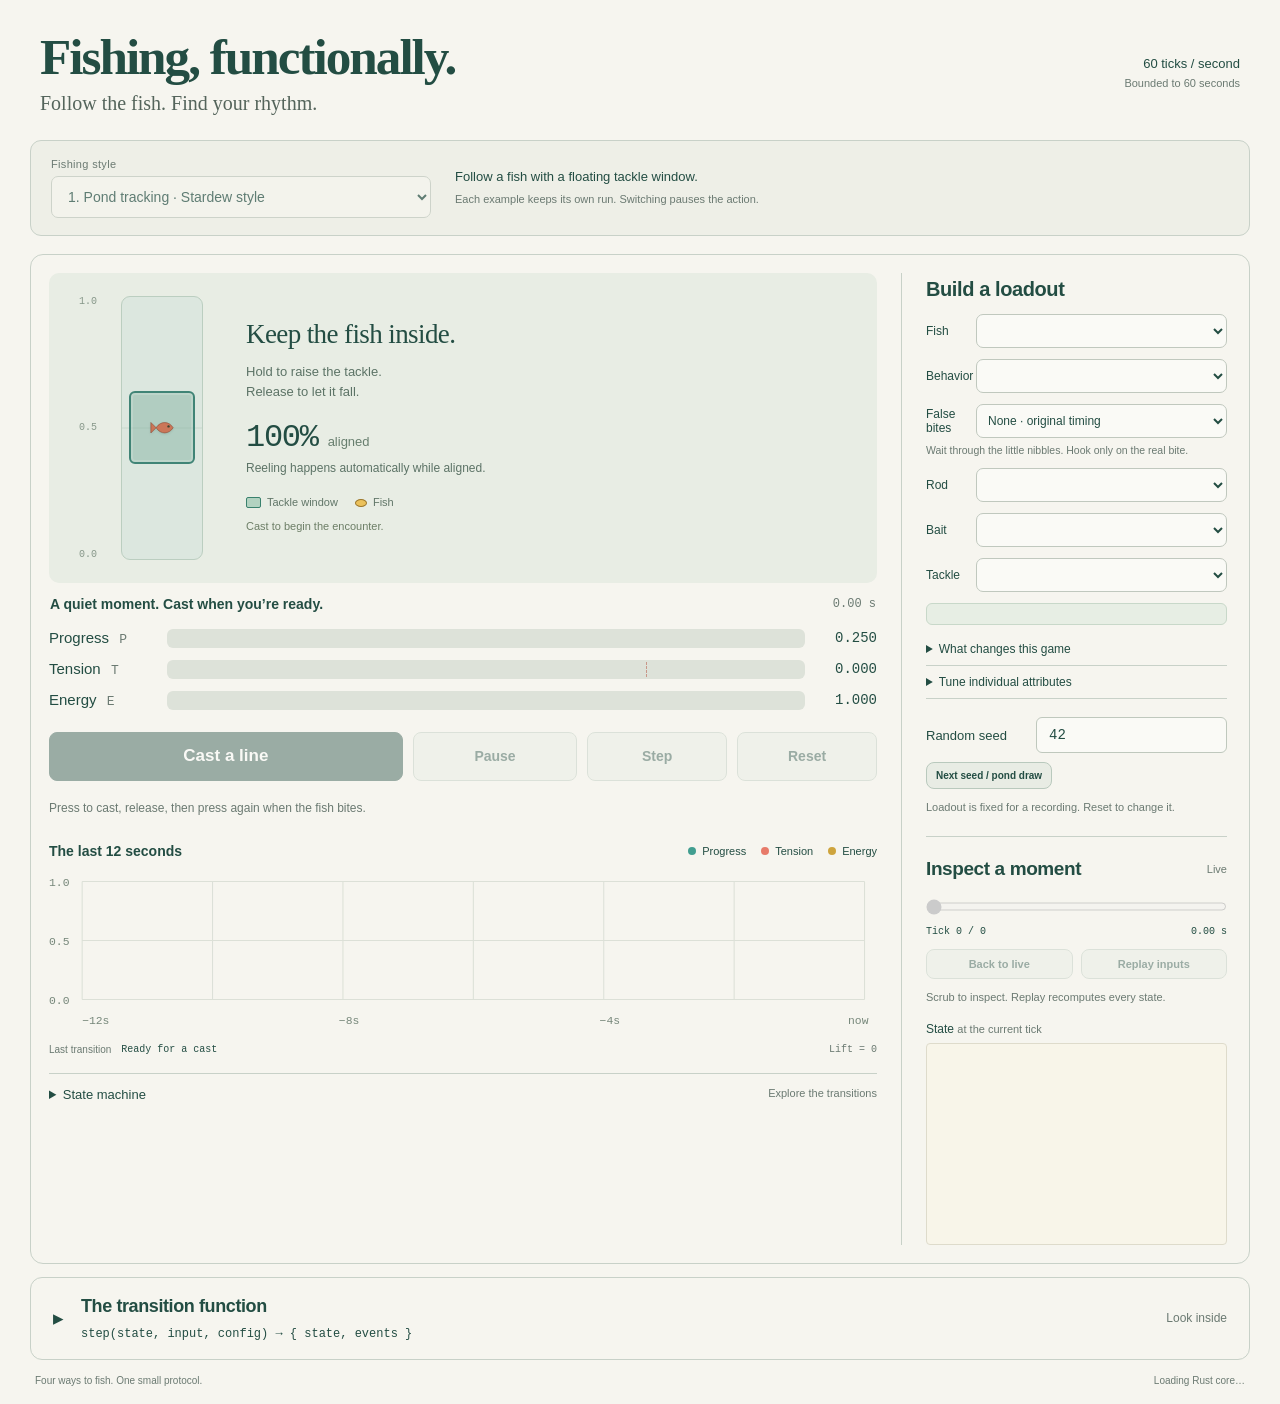
<file: index.html>
<!doctype html><html lang="en"><meta charset="utf-8"><meta http-equiv="refresh" content="0;url=./playground/"><title>Fishing, functionally.</title><p><a href="./playground/">Open the Rust-powered fishing playground</a></p></html>
</file>
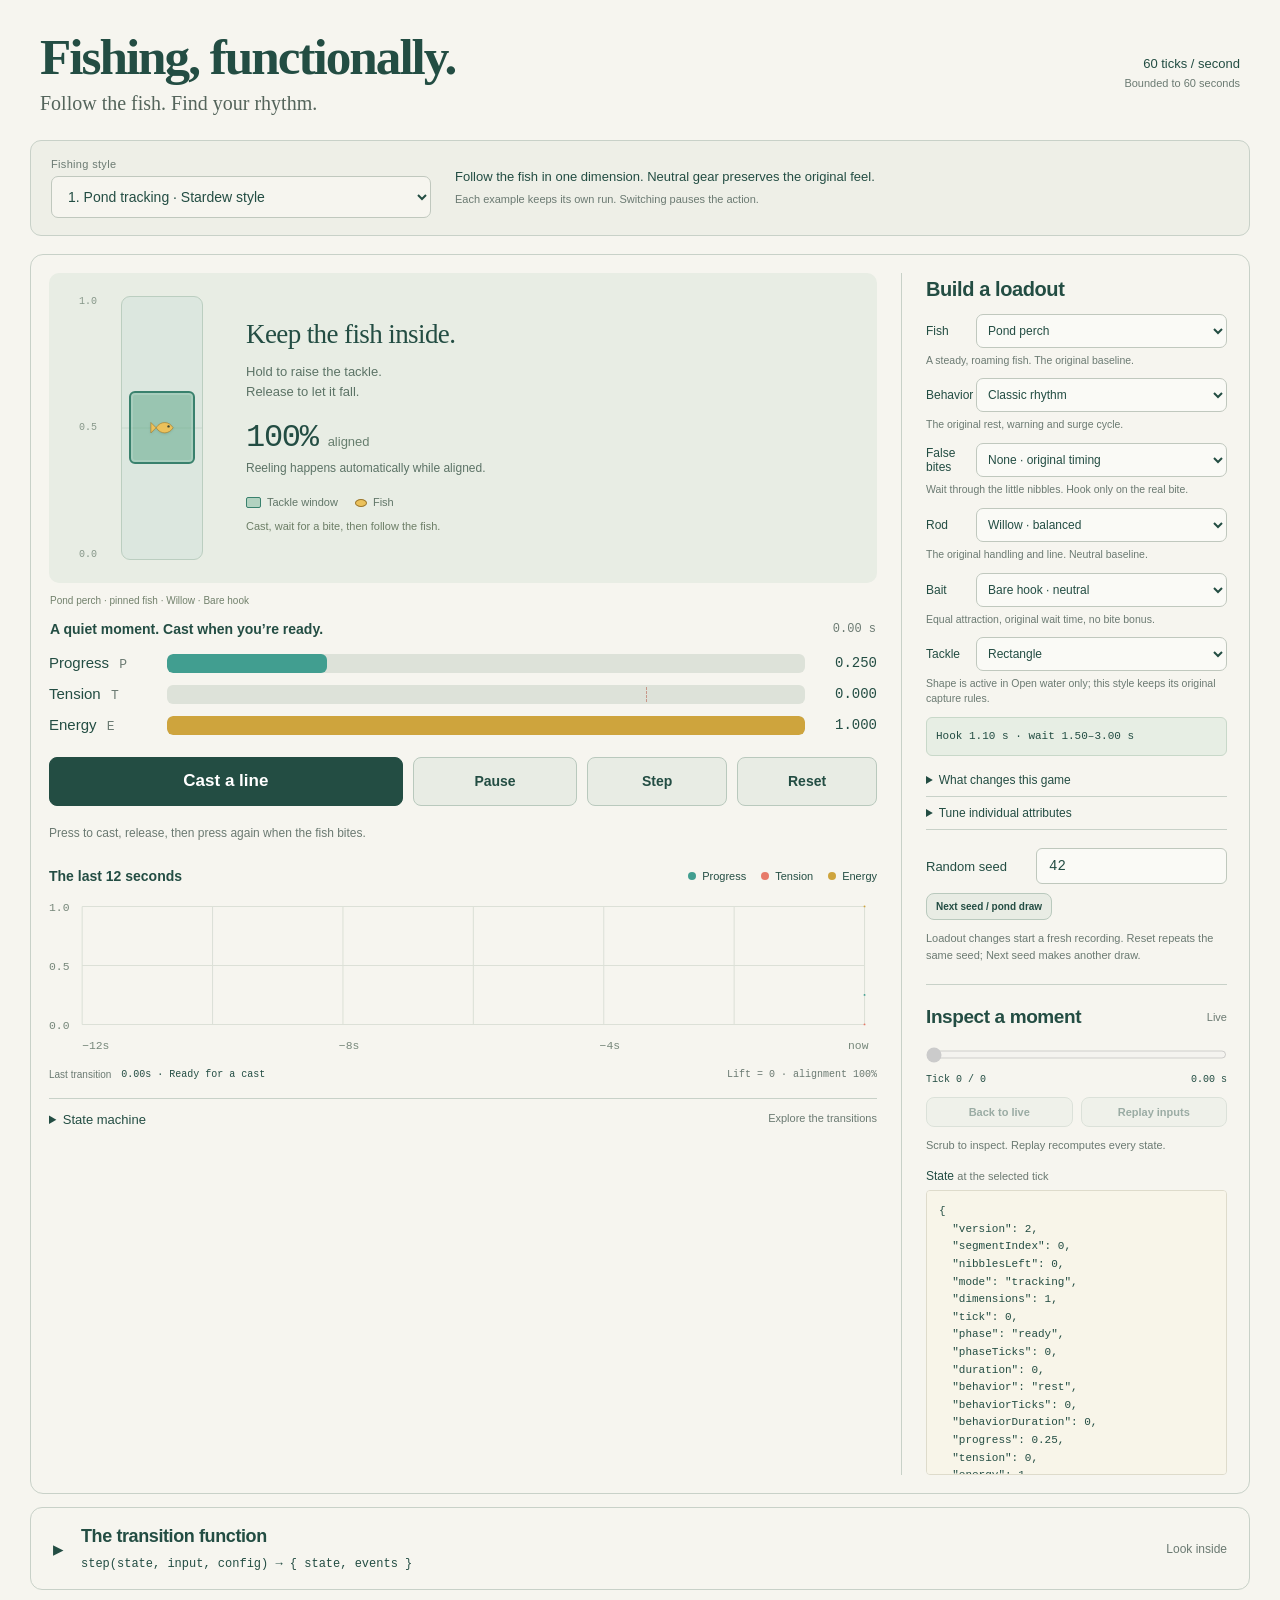
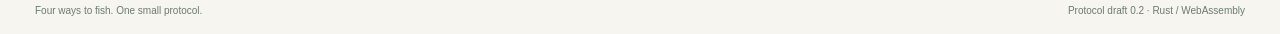
<file: playground/index.html>
<!doctype html>
<html lang="en">
<head>
  <meta charset="utf-8">
  <meta name="viewport" content="width=device-width, initial-scale=1">
  <meta name="theme-color" content="#f6f5ef">
  <link rel="icon" href="data:,">
  <link rel="stylesheet" href="./style.css?v=5">
  <title>Fishing, functionally.</title>
</head>
<body>
  <header class="page-header">
    <div><h1>Fishing, functionally.</h1><p>Follow the fish. Find your rhythm.</p></div>
    <div class="clock-note">60 ticks / second<span>Bounded to 60 seconds</span></div>
  </header>
  <main>
    <nav class="example-bar" aria-label="Fishing examples">
      <label for="example">Fishing style<select disabled id="example" aria-label="Fishing style">
        <option value="spatial">1. Pond tracking · Stardew style</option>
        <option value="bite">2. One good bite · Animal Crossing style</option>
        <option value="pressure">3. Give and take · Original dynamics</option>
        <option value="two-axis">4. Open water · Two-axis alignment</option>
      </select></label>
      <div><p id="example-description">Follow a fish with a floating tackle window.</p><p class="fine">Each example keeps its own run. Switching pauses the action.</p></div>
    </nav>
    <div class="instrument">
      <section class="play-area" aria-label="Playable fishing state machine">
        <section id="bite-play" class="bite-play" aria-label="Bite timing game" hidden>
          <svg class="pond" viewBox="0 0 380 150" role="img" aria-label="A fishing float waiting on the pond">
            <ellipse cx="190" cy="102" rx="150" ry="32" fill="#dce7df"/>
            <ellipse cx="190" cy="102" rx="75" ry="17" fill="none" stroke="#a9c7b8"/>
            <ellipse cx="190" cy="102" rx="38" ry="8" fill="none" stroke="#8db2a1"/>
            <g id="bobber"><path d="M190 40V82" stroke="#6d8776" stroke-width="2"/><path d="M180 82Q190 62 200 82V93H180Z" fill="#e77a69"/><path d="M180 93H200Q198 110 190 110Q182 110 180 93" fill="#fafaf6" stroke="#6d8776"/></g>
          </svg>
          <h2 id="bite-headline">One good bite.</h2>
          <p id="bite-caption">Cast, release, and wait for the float to dip.</p>
          <div class="bite-timer" role="meter" aria-label="Bite time remaining" aria-valuemin="0" aria-valuemax="1" aria-valuenow="1"><div id="bite-fill"></div></div>
          <output id="bite-clock">1.60 s to react</output>
          <div class="bite-route" aria-label="Lifecycle: ready, waiting, bite, caught or escaped"><span data-phase="ready">Ready</span><i>→</i><span data-phase="waiting">Wait</span><i>→</i><span data-phase="bite">Bite</span><i>→</i><span data-phase="caught">Caught</span><span data-phase="escaped">Escaped</span></div>
        </section>
        <section id="pressure-play" class="pressure-play" aria-label="Original pressure state machine" hidden><h2>A little give, a little take.</h2><p>Hold to reel. Release to ease the strain. Watch the next surge.</p><div id="pressure-machine-slot"></div></section>
        <section id="spatial-play" class="spatial-play" aria-label="Fish and tackle alignment">
          <div class="tracking-arena">
            <div class="track-scale" aria-hidden="true"><span>1.0</span><span>0.5</span><span>0.0</span></div>
            <div id="water-column" class="water-column" role="img" aria-label="A fish inside a movable tackle window on a vertical track">
              <div id="surge-target" class="surge-target" hidden></div>
              <div id="tackle-window" class="tackle-window"><svg viewBox="0 0 100 100" aria-hidden="true"><path id="capture-path" fill-rule="evenodd" vector-effect="non-scaling-stroke"/></svg></div>
              <div id="fish-marker" class="fish-marker"><svg viewBox="0 0 36 24" aria-hidden="true"><path d="M9 12C16 1 29 2 35 12C29 22 16 23 9 12L1 20V4Z"/><circle cx="28" cy="10" r="1.8"/></svg></div>
            </div>
          </div>
          <div class="tracking-copy">
            <h2 id="tracking-title">Keep the fish inside.</h2>
            <p id="tracking-instructions">Hold to raise the tackle.<br>Release to let it fall.</p>
            <div class="alignment-readout"><output id="alignment-value">100%</output><span>aligned</span></div>
            <p id="alignment-effect" class="alignment-effect">Reeling happens automatically while aligned.</p>
            <div class="spatial-legend"><span class="window-key">Tackle window</span><span class="fish-key">Fish</span></div>
            <p id="surge-direction" class="surge-direction">Cast to begin the encounter.</p>
            <output id="axis-alignment" hidden>X 100% · Y 100%</output>
          </div>
        </section>
        <p id="encounter-label" class="encounter-label"></p>
        <div class="status-line"><strong id="status" role="status" aria-live="polite">A quiet moment. Cast when you’re ready.</strong><span id="time">0.00 s</span></div>
        <div class="gauges" id="gauges">
          <div class="gauge-row"><label for="progress">Progress <span>P</span></label><div class="meter-track"><meter id="progress" min="0" max="1" value="0.25">0.25</meter><div class="meter-fill progress"></div></div><output id="progress-value">0.250</output></div>
          <div class="gauge-row"><label for="tension">Tension <span>T</span></label><div class="meter-track tension-track"><meter id="tension" min="0" max="1" value="0">0</meter><div class="meter-fill tension"></div><span class="danger-mark" title="Warning at 75% tension"></span></div><output id="tension-value">0.000</output></div>
          <div class="gauge-row"><label for="energy">Energy <span>E</span></label><div class="meter-track"><meter id="energy" min="0" max="1" value="1">1</meter><div class="meter-fill energy"></div></div><output id="energy-value">1.000</output></div>
        </div>
        <div id="steering-controls" class="steering-controls" hidden><button id="steer-left" aria-label="Steer left">← Left</button><span>Steer with ← → or A / D</span><button id="steer-right" aria-label="Steer right">Right →</button></div>
        <div class="controls"><button disabled id="action" class="primary">Cast a line</button><button disabled id="pause">Pause</button><button disabled id="step">Step</button><button disabled id="reset">Reset</button></div>
        <div class="control-note"><p id="instruction">Press to cast, release, then press again when the fish bites.</p><label id="step-input-wrap" for="step-input" hidden>Step input <select id="step-input" aria-label="Step input"><option value="0">Release / fall</option><option value="1">Hold / rise</option></select></label></div>
        <label id="step-steer-wrap" hidden>Step steering <select id="step-steer" aria-label="Step steering"><option value="0">Coast</option><option value="-1">Left</option><option value="1">Right</option></select></label>
        <section id="history-chart" class="history-chart" aria-label="Live dynamics chart">
          <div class="chart-heading"><h2>The last 12 seconds</h2><div class="legend"><span class="progress">Progress</span><span class="tension">Tension</span><span class="energy">Energy</span></div></div>
          <svg id="chart" viewBox="0 0 800 158" role="img" aria-label="Progress, tension and energy over the last twelve simulated seconds">
            <g class="chart-grid"><path d="M32 12H788M32 69H788M32 126H788M32 12V126M158 12V126M284 12V126M410 12V126M536 12V126M662 12V126M788 12V126"/></g>
            <g class="chart-labels"><text x="0" y="16">1.0</text><text x="0" y="73">0.5</text><text x="0" y="130">0.0</text><text x="32" y="150">−12s</text><text x="280" y="150">−8s</text><text x="532" y="150">−4s</text><text x="772" y="150">now</text></g>
            <path id="curve-energy" class="curve energy"/><path id="curve-progress" class="curve progress"/><path id="curve-tension" class="curve tension"/>
          </svg>
        </section>
        <div class="event-line"><span>Last transition</span><output id="event">Ready for a cast</output><span id="lift-label">Lift = 0</span></div>
        <details id="machine-details" class="machine-details"><summary>State machine <span>Explore the transitions</span></summary>
        <p id="pattern-status" class="loadout-description"></p><div id="shared-machine" class="machine">
          <svg id="machine" viewBox="0 0 820 254" role="img" aria-label="Lifecycle: Ready to Waiting to Bite to Struggle to Caught, or Escaped. Struggle cycles through Rest, Warning and Surge.">
            <defs><marker id="arrow" viewBox="0 0 10 10" refX="8" refY="5" markerWidth="5" markerHeight="5" orient="auto-start-reverse"><path d="M 0 0 L 10 5 L 0 10 z"/></marker></defs>
            <g class="edges" fill="none" marker-end="url(#arrow)">
              <path d="M119 71H196"/><path d="M282 71H359"/><path d="M445 71H522"/><path d="M608 71H685"/>
              <path d="M592 106L722 181"/><path d="M408 112V226H717" class="edge-faint"/>
              <path d="M557 114Q546 136 493 149"/><path d="M497 179H518"/><path d="M582 179H603"/>
              <path d="M635 211C635 248 465 248 465 211"/>
            </g>
            <g class="phase-node" data-phase="ready"><circle cx="76" cy="71" r="43"/><text x="76" y="76">Ready</text></g>
            <g class="phase-node" data-phase="waiting"><circle cx="239" cy="71" r="43"/><text x="239" y="76">Waiting</text></g>
            <g class="phase-node" data-phase="bite"><circle cx="402" cy="71" r="43"/><text x="402" y="76">Bite</text></g>
            <g class="phase-node" data-phase="struggle"><circle cx="565" cy="71" r="43"/><text x="565" y="76">Struggle</text></g>
            <g class="phase-node" data-phase="caught"><circle cx="728" cy="71" r="43"/><text x="728" y="76">Caught</text></g>
            <g class="phase-node" data-phase="escaped"><circle cx="750" cy="202" r="34"/><text x="750" y="207">Escaped</text></g>
            <g class="behavior-node" data-behavior="rest"><circle cx="465" cy="179" r="32"/><text x="465" y="183">Rest</text></g>
            <g class="behavior-node" data-behavior="warning"><circle cx="550" cy="179" r="32"/><text x="550" y="183">Warning</text></g>
            <g class="behavior-node" data-behavior="surge"><circle cx="635" cy="179" r="32"/><text x="635" y="183">Surge</text></g>
            <text class="graph-caption" x="34" y="171">A small, closed world.</text><text class="graph-caption subcaption" x="34" y="193">Every arrow is a state transition.</text>
          </svg>
          <svg class="mobile-machine" viewBox="0 0 350 267" role="img" aria-label="Ready, Waiting, Bite, then Struggle leading to Caught or Escaped. Struggle cycles through Rest, Warning, Surge.">
            <defs><marker id="mobile-arrow" viewBox="0 0 10 10" refX="8" refY="5" markerWidth="5" markerHeight="5" orient="auto-start-reverse"><path fill="#587b6e" d="M 0 0 L 10 5 L 0 10 z"/></marker></defs>
            <g class="edges" fill="none" marker-end="url(#mobile-arrow)"><path d="M86 45H144"/><path d="M205 45H263"/><path d="M276 72L201 105"/><path d="M139 130H87"/><path d="M211 130H263"/><path d="M156 161Q116 175 88 193"/><path d="M99 218H147"/><path d="M203 218H250"/><path d="M278 245C278 265 72 265 72 246"/><path class="edge-faint" d="M309 72V99"/></g>
            <g class="phase-node" data-phase="ready"><circle cx="56" cy="45" r="30"/><text x="56" y="49">Ready</text></g>
            <g class="phase-node" data-phase="waiting"><circle cx="175" cy="45" r="30"/><text x="175" y="49">Waiting</text></g>
            <g class="phase-node" data-phase="bite"><circle cx="294" cy="45" r="30"/><text x="294" y="49">Bite</text></g>
            <g class="phase-node" data-phase="caught"><circle cx="56" cy="130" r="30"/><text x="56" y="134">Caught</text></g>
            <g class="phase-node" data-phase="struggle"><circle cx="175" cy="130" r="36"/><text x="175" y="134">Struggle</text></g>
            <g class="phase-node" data-phase="escaped"><circle cx="294" cy="130" r="30"/><text x="294" y="134">Escaped</text></g>
            <g class="behavior-node" data-behavior="rest"><circle cx="72" cy="218" r="27"/><text x="72" y="222">Rest</text></g>
            <g class="behavior-node" data-behavior="warning"><circle cx="175" cy="218" r="27"/><text x="175" y="222">Warning</text></g>
            <g class="behavior-node" data-behavior="surge"><circle cx="278" cy="218" r="27"/><text x="278" y="222">Surge</text></g>
          </svg>
        </div>
        </details>
      </section>
      <aside aria-label="Model settings and state inspector">
        <section class="temperament" aria-label="Loadout editor">
          <h2>Build a loadout</h2>
          <label class="loadout-select" for="preset"><span>Fish</span><select id="preset" aria-label="Fish"></select></label>
          <p id="fish-description" class="loadout-description"></p>
          <label class="loadout-select" for="behavior-pattern"><span>Behavior</span><select id="behavior-pattern" aria-label="Fish behavior"></select></label>
          <p id="behavior-description" class="loadout-description"></p>
          <label class="loadout-select" for="nibble-count"><span>False bites</span><select id="nibble-count" aria-label="False bites"><option value="0">None · original timing</option><option value="2">Two nibbles before the bite</option><option value="4">Four nibbles before the bite</option></select></label>
          <p class="loadout-description">Wait through the little nibbles. Hook only on the real bite.</p>
          <label class="loadout-select" for="rod"><span>Rod</span><select id="rod" aria-label="Rod"></select></label>
          <p id="rod-description" class="loadout-description"></p>
          <label class="loadout-select" for="bait"><span>Bait</span><select id="bait" aria-label="Bait"></select></label>
          <p id="bait-description" class="loadout-description"></p>
          <label class="loadout-select" for="shape"><span>Tackle</span><select id="shape" aria-label="Tackle shape"></select></label>
          <p id="shape-description" class="loadout-description"></p>
          <div id="loadout-summary" class="loadout-summary"></div>
          <details id="loadout-effects" class="loadout-details"><summary>What changes this game</summary>
            <div id="effects-list"></div>
            <p id="odds-label" class="fine"></p><div id="fish-odds"></div>
            <p id="resolution-notes" class="fine"></p>
            <details class="resolved-details"><summary>Resolved encounter · JSON</summary><pre id="resolved-config" tabindex="0"></pre></details>
          </details>
          <details id="attribute-editor" class="loadout-details"><summary>Tune individual attributes</summary>
            <p class="fine">Edits belong to the fish, rod, or bait. Inactive attributes stay inactive in this style. Pin a fish to edit it.</p>
            <div id="attribute-fields"></div>
            <button id="restore-loadout" class="small-button">Restore selected profiles</button>
          </details>
          <label class="seed-row" for="seed">Random seed<input id="seed" type="number" min="0" max="4294967295" step="1" value="42"></label>
          <button id="next-seed" class="small-button">Next seed / pond draw</button>
          <p id="settings-note" class="fine">Loadout is fixed for a recording. Reset to change it.</p>
        </section>
        <section class="inspector">
          <div class="inspector-heading"><h2>Inspect a moment</h2><span id="mode">Live</span></div>
          <label class="sr-only" for="timeline">Recorded tick</label><input type="range" id="timeline" min="0" max="0" step="1" value="0" disabled>
          <div class="timeline-label"><span id="tick-label">Tick 0 / 0</span><span id="history-time">0.00 s</span></div>
          <div class="replay-controls"><button id="live" disabled>Back to live</button><button id="replay" disabled>Replay inputs</button></div>
          <p id="replay-note" class="fine">Scrub to inspect. Replay recomputes every state.</p>
          <div class="state-label">State <span id="state-context">at the current tick</span></div>
          <pre id="state-json" tabindex="0"></pre>
        </section>
      </aside>
    </div>
    <details class="function-details">
      <summary><div><h2>The transition function</h2><code>step(state, input, config) → { state, events }</code></div><span class="details-hint">Look inside</span></summary>
      <div class="function-content">
        <div><p id="function-description">One tick reads the old positions and energy, computes alignment and all three rates, then returns new bounded values and positions. Rendering, clocks, and input recording live outside this function.</p>
          <pre id="equations" class="equations">q = overlap(fish, tackle window) / fish height
F = strength × E × behavior
ΔP = (reelRate × q − escapeRate × (0.4 + F) × (1 − q)) × dt
T_target = baseTension × q + F × (0.3 + 1.1 × (1 − q))
ΔT = (T_target − T) / response × dt
ΔE = (recovery × (1 − q) × (1 − E) − fatigue × q × T × E) × dt

Tackle acceleration = (2 × lift − 1) × 3.2 − 3.8 × velocity
Fish vigor = 0.35 + 0.65 × E</pre>
          <p id="function-note" class="fine">Alignment q is derived from geometry. Hold = lift 1, release = lift 0. dt = 1/60 second. Positions, P, T, E and q stay in [0,1]; both velocities are bounded.</p>
        </div>
        <div><h3>One shared lifecycle</h3><p>Ready → waiting → bite → optional struggle → caught or escaped. A fresh press hooks the bite. Terminal states absorb input. Optional nibbles return to waiting before the real bite; hooking a nibble loses the fish.</p><p>Line break → escape → catch → timeout is the terminal precedence. A 60-second limit bounds each run and recording. Waiting at “Ready” consumes no ticks.</p><p>The Rust core runs here through WebAssembly. The native Rust build and an independent Python port are checked against shared fixtures. Fish can follow custom segment sequences, and optional nibbles add false bites before hooking. Integer state and events must match exactly; numerical checkpoints use a 1e−12 absolute tolerance. This is bounded simulation, not exhaustive model checking.</p><a href="https://github.com/urcades/fishing/blob/main/spec/PROTOCOL.md" target="_blank" rel="noopener">Read the rules and protocol ↗</a> · <a href="https://github.com/urcades/fishing/blob/main/src/dynamics.rs" target="_blank" rel="noopener">Shared lifecycle ↗</a></div>
      </div>
    </details>
    <footer>Four ways to fish. One small protocol.<span id="runtime-status">Loading Rust core…</span></footer>
  </main>
  <script type="module" src="./app.mjs?v=0.2.0"></script>
</body>
</html>
</file>
<file: playground/style.css>
:root{--paper:#f6f5ef;--ink:#234d43;--muted:#6b7a72;--line:#c8d1c8;--field:#e8ede4;--teal:#419e90;--coral:#e77a69;--gold:#cea43d;--track:#dde2d9;--mono:ui-monospace,SFMono-Regular,Consolas,monospace;color-scheme:light;font-family:-apple-system,BlinkMacSystemFont,"Segoe UI",sans-serif;color:var(--ink);background:var(--paper)}
*{box-sizing:border-box}body{margin:0;padding:30px 30px 18px;max-width:1510px;margin-inline:auto}button,input,select{font:inherit}button,select,input{accent-color:var(--ink)}button{border:1px solid #b9c9bd;background:#e8ece4;color:var(--ink);border-radius:8px;padding:13px 16px;cursor:pointer;font-size:14px;font-weight:550;transition:background .15s,transform .1s}button:hover:not(:disabled){background:#dbe4d8}button:active:not(:disabled){transform:translateY(1px)}button:disabled{opacity:.43;cursor:default}button:focus-visible,a:focus-visible,summary:focus-visible{outline:3px solid var(--gold);outline-offset:3px}input:focus-visible,select:focus-visible{outline:2px solid var(--teal);outline-offset:3px}h1,h2,h3,p{margin:0}h1{font-family:Georgia,"Times New Roman",serif;font-size:clamp(34px,4vw,56px);font-weight:600;line-height:1.05;letter-spacing:-2px}h2{font-size:20px;letter-spacing:-.4px;font-weight:600}h3{font-size:16px;margin-bottom:10px}a{color:var(--ink);text-underline-offset:4px}select{width:100%;border:1px solid #c0c8be;border-radius:7px;background:#fafaf6;color:var(--ink);padding:11px 12px;font-size:15px}input[type=range]{margin:0;height:25px;width:100%;cursor:pointer}input[type=range]:disabled{cursor:default}input[type=number]{min-width:0;width:100%;padding:9px 12px;border:1px solid #bfc8bd;border-radius:6px;color:var(--ink);background:#fafaf6;font-family:var(--mono);font-size:14px}output,pre,code{font-family:var(--mono)}.page-header{display:flex;justify-content:space-between;align-items:center;margin:0 10px 25px;gap:25px}.page-header p{font-family:Georgia,"Times New Roman",serif;font-size:20px;color:#54645b;margin-top:8px}.clock-note{font-size:13px;text-align:right;white-space:nowrap}.clock-note span{display:block;margin-top:6px;color:var(--muted);font-size:11px}.instrument{border:1px solid var(--line);border-radius:13px;padding:18px;display:grid;grid-template-columns:minmax(0,1fr) 330px;gap:24px}.play-area{min-width:0}.machine{border-radius:10px;background:var(--field);padding:2px 9px}.machine svg{display:block;width:100%;height:auto}.edges{stroke:#6d8f82;stroke-width:1.4}.edge-faint{opacity:.35;stroke-dasharray:4 4}#arrow{fill:#587b6e}.phase-node circle,.behavior-node circle{fill:var(--field);stroke:#547e6d;stroke-width:1.4;transition:fill .15s}.phase-node text,.behavior-node text{text-anchor:middle;font-size:14px;fill:var(--ink);font-weight:550}.behavior-node text{font-size:12px}.phase-node.active circle{fill:#409489;stroke:#236156}.phase-node.active text{fill:white}.phase-node[data-phase=escaped].active circle{fill:var(--coral);stroke:var(--coral)}.behavior-node.active circle{fill:#c4dad0;stroke:#3a7963;stroke-width:2}.behavior-node[data-behavior=warning].active circle{fill:#f0dfad;stroke:var(--gold)}.behavior-node[data-behavior=surge].active circle{fill:#f0c2b7;stroke:var(--coral)}.graph-caption{font-family:Georgia,serif;font-size:19px;fill:#758879}.subcaption{font-family:inherit;font-size:11px;fill:#829286}.status-line{display:flex;align-items:center;justify-content:space-between;gap:10px;margin:17px 1px 14px;min-height:22px;font-size:14px}.status-line strong{font-weight:550}.status-line #time{font:12px var(--mono);white-space:nowrap;color:var(--muted)}.status-line.danger strong{color:#b34e3e}.gauges{display:grid;gap:12px}.gauge-row{display:grid;grid-template-columns:105px 1fr 59px;align-items:center;gap:13px}.gauge-row label{font-size:15px}.gauge-row label span{margin-left:6px;font:13px var(--mono);color:var(--muted)}.gauge-row output{text-align:right;font-size:14px;font-variant-numeric:tabular-nums}.meter-track{height:19px;background:var(--track);border-radius:6px;position:relative;overflow:hidden}.meter-track meter{position:absolute;opacity:0;width:100%;height:100%}.meter-fill{height:100%;width:0%;border-radius:6px}.meter-fill.progress{background:var(--teal)}.meter-fill.tension{background:var(--coral)}.meter-fill.energy{background:var(--gold)}.danger-mark{position:absolute;top:2px;bottom:2px;left:75%;border-left:1px dashed #b85b49;opacity:.55}.controls{display:grid;grid-template-columns:2.15fr 1fr .85fr .85fr;gap:10px;margin-top:22px}.controls button{height:49px;padding:9px 10px}.controls .primary{color:white;background:var(--ink);border-color:var(--ink);font-size:17px;touch-action:none;user-select:none;-webkit-user-select:none}.controls .primary:hover:not(:disabled){background:#326452}.controls .primary.pressed{background:#3b8976;box-shadow:inset 0 2px 4px #173d3044}.control-note{margin-top:9px;min-height:36px;display:flex;flex-wrap:wrap;gap:8px;align-items:center}.control-note p{font-size:12px;color:var(--muted);line-height:1.5}#step-input-wrap{font-size:12px;display:flex;align-items:center;gap:8px}#step-input-wrap[hidden]{display:none}#step-input{font-size:12px;width:auto;padding:5px 10px}.history-chart{margin-top:17px}.chart-heading{display:flex;justify-content:space-between;align-items:center;gap:10px;margin-bottom:10px}.chart-heading h2{font-size:14px;letter-spacing:0;font-weight:550}.legend{display:flex;gap:15px;font-size:11px}.legend span:before{content:"";display:inline-block;width:8px;height:8px;border-radius:50%;margin-right:6px}.legend .progress:before{background:var(--teal)}.legend .tension:before{background:var(--coral)}.legend .energy:before{background:var(--gold)}#chart{width:100%;display:block}.chart-grid{stroke:#dce0d7;stroke-width:1}.chart-labels{fill:#76877a;font:11px var(--mono)}.curve{fill:none;stroke-width:1.8;stroke-linejoin:round;stroke-linecap:round}.curve.progress{stroke:var(--teal)}.curve.tension{stroke:var(--coral)}.curve.energy{stroke:var(--gold)}.event-line{display:flex;align-items:center;gap:10px;margin-top:8px;font-size:10px;color:var(--muted);min-height:18px}.event-line output{color:var(--ink);font-size:10px}#lift-label{margin-left:auto;font:10px var(--mono);white-space:nowrap}aside{border-left:1px solid var(--line);padding:5px 4px 0 24px;min-width:0}.temperament h2{margin-bottom:13px}.muted{color:var(--muted);font-size:12px;line-height:1.5;margin-top:10px;min-height:34px}.parameter{display:grid;grid-template-columns:67px 1fr 55px;gap:9px;align-items:center;margin:14px 0}.parameter label{font-size:13px}.parameter output{font-size:12px;text-align:right;white-space:nowrap}.parameter input{height:20px}.seed-row{display:grid;grid-template-columns:100px 1fr;align-items:center;gap:10px;font-size:13px;margin-top:18px}.fine{font-size:11px;color:var(--muted);line-height:1.55;margin-top:10px}.inspector{border-top:1px solid var(--line);margin-top:20px;padding-top:21px}.inspector-heading{display:flex;align-items:center;justify-content:space-between;margin-bottom:14px}.inspector-heading h2{font-size:19px}#mode{font-size:11px;color:var(--muted)}.timeline-label{display:flex;justify-content:space-between;font:10px var(--mono);margin-top:3px}.replay-controls{display:flex;gap:8px;margin-top:12px}.replay-controls button{flex:1;font-size:11px;padding:8px 5px}.state-label{display:block;font-size:12px;margin-top:15px;margin-bottom:7px}.state-label span{color:var(--muted);font-size:11px}#state-json{background:#f8f5e9;border:1px solid #dedbcb;border-radius:4px;padding:12px;font-size:11px;line-height:1.6;margin:0;white-space:pre-wrap;overflow-wrap:anywhere;min-height:202px}.function-details{border:1px solid var(--line);border-radius:12px;margin-top:13px;padding:0 22px}.function-details summary{cursor:pointer;display:flex;align-items:center;gap:17px;list-style:none;padding:18px 0}.function-details summary:before{content:"▸";font-size:21px}.function-details[open] summary:before{content:"▾"}.function-details summary::-webkit-details-marker{display:none}.function-details summary h2{font-size:18px;margin-bottom:6px}.function-details summary code{font-size:12px}.details-hint{margin-left:auto;font-size:12px;color:var(--muted)}.function-content{border-top:1px solid var(--line);padding:23px 0;display:grid;grid-template-columns:1.15fr 1fr;gap:32px}.function-content p{font-size:13px;line-height:1.65;margin-bottom:14px}.equations{font-size:12px;line-height:1.9;white-space:pre-wrap;overflow-wrap:anywhere;color:#315e50;background:var(--field);padding:15px;border-radius:6px}.function-content a{font-size:13px}footer{display:flex;justify-content:space-between;color:var(--muted);font-size:10px;padding:15px 5px 0;gap:14px}.sr-only{position:absolute;width:1px;height:1px;padding:0;margin:-1px;overflow:hidden;clip:rect(0,0,0,0);white-space:nowrap;border:0}[hidden]{display:none!important}
@media(min-width:1400px){.instrument{grid-template-columns:minmax(0,1fr) 360px}.parameter{margin:20px 0}aside{padding-left:28px}.history-chart{margin-top:23px}.control-note{min-height:38px}.status-line{margin-top:20px;margin-bottom:17px}}
@media(max-width:1050px){body{padding:22px 18px}.instrument{grid-template-columns:minmax(0,1fr) 290px;gap:17px}aside{padding-left:17px}.gauge-row{grid-template-columns:82px 1fr 50px;gap:9px}.gauge-row label{font-size:13px}.gauge-row output{font-size:12px}.legend{gap:9px;font-size:10px}.parameter{grid-template-columns:59px 1fr 47px;gap:6px}.graph-caption{font-size:16px}.subcaption{font-size:10px}.controls{gap:6px}.controls button{font-size:12px}.controls .primary{font-size:14px}.page-header p{font-size:17px}}
@media(max-width:780px){body{padding:23px 14px 15px}.page-header{margin:0 3px 21px;align-items:flex-start}.page-header h1{font-size:39px;letter-spacing:-1.4px}.page-header p{font-size:16px;line-height:1.4;max-width:280px}.clock-note{display:none}.instrument{grid-template-columns:1fr;padding:13px;gap:22px}.machine{padding:6px 0}.machine svg{min-height:155px}.graph-caption{font-size:16px}.subcaption{font-size:11px}.status-line{font-size:12px;align-items:flex-start;min-height:34px}.status-line strong{max-width:82%;line-height:1.5}.gauge-row{grid-template-columns:83px 1fr 48px}.gauge-row label{font-size:13px}.meter-track{height:18px}.controls{grid-template-columns:1.8fr 1fr .8fr .8fr}.controls button{height:47px}.controls .primary{font-size:14px}.legend{font-size:9px;gap:8px}.legend span:before{width:6px;height:6px;margin-right:4px}.chart-heading h2{font-size:12px}.event-line{flex-wrap:wrap;font-size:9px;gap:6px}.event-line output{font-size:9px}aside{border-left:0;border-top:1px solid var(--line);padding:23px 0 0;display:grid;grid-template-columns:1fr 1fr;gap:24px}.inspector{border:0;margin:0;padding:0}.temperament h2,.inspector h2{font-size:17px}.parameter{grid-template-columns:55px 1fr 47px}.seed-row{grid-template-columns:78px 1fr;font-size:12px}#state-json{font-size:10px;padding:10px}.function-details{padding:0 14px}.function-details summary code{font-size:10px}.details-hint{display:none}.function-content{grid-template-columns:1fr;gap:12px}footer{font-size:9px}.equations{font-size:11px}}
@media(max-width:520px){aside{grid-template-columns:1fr}.inspector{border-top:1px solid var(--line);padding-top:22px}.parameter{grid-template-columns:70px 1fr 63px;margin:18px 0}.parameter label{font-size:14px}.parameter output{font-size:13px}.temperament h2,.inspector h2{font-size:20px}.muted{min-height:0}.seed-row{grid-template-columns:110px 1fr}.legend{gap:6px}.chart-heading h2{font-size:11px}#state-json{font-size:12px;min-height:0}.chart-heading{gap:6px}footer{display:block;line-height:1.6}footer span{display:block}.function-details summary h2{font-size:16px}.function-details summary code{font-size:9px}.page-header h1{font-size:35px}}
.machine .mobile-machine{display:none}
@media(max-width:520px){.machine #machine{display:none}.machine .mobile-machine{display:block;max-height:267px}.mobile-machine .phase-node text{font-size:12px}.mobile-machine .behavior-node text{font-size:11px}.chart-labels{font-size:14px}.event-line{line-height:1.6}}
@media(prefers-reduced-motion:reduce){*{transition:none!important}}

/* The spatial renderer reads only engine positions; it never scores overlap. */
.spatial-play{background:var(--field);border-radius:10px;padding:23px 30px;display:grid;grid-template-columns:130px minmax(0,1fr);align-items:center;gap:37px;min-height:310px}
.tracking-arena{position:relative;width:124px;height:264px;display:flex;justify-content:flex-end}
.track-scale{position:absolute;left:0;top:0;bottom:0;display:flex;flex-direction:column;justify-content:space-between;color:#87988a;font:10px var(--mono)}
.water-column{position:relative;width:82px;height:100%;border:1px solid #bbcec0;border-radius:9px;background:linear-gradient(to top,transparent 49.6%,#c8d9cd 50%,transparent 50.4%),#dce7df;overflow:hidden}
.tackle-window{position:absolute;left:7px;right:7px;border:2px solid #408476;background:#88b4a481;border-radius:6px;bottom:36%;height:28%;box-shadow:inset 0 0 0 2px #ffffff26}
.aligned .tackle-window{background:#61a98a88;border-color:#39816d}
.fish-marker{position:absolute;left:50%;bottom:50%;height:6%;aspect-ratio:1.5;transform:translate(-50%,50%);z-index:2;color:#cb7658;filter:drop-shadow(0 1px 1px #234d4325)}
.fish-marker svg{height:100%;width:100%;display:block;overflow:visible}.fish-marker path{fill:currentColor;stroke:#8c4a34;stroke-width:.9}.fish-marker circle{fill:#3a4430}.aligned .fish-marker{color:#ebc15b}.aligned .fish-marker path{stroke:#9c772a}
.surge-target{position:absolute;left:0;right:0;border-top:2px dashed #b8913d;opacity:.85;z-index:1}
.tracking-copy h2{font:500 27px/1.15 Georgia,serif;letter-spacing:-.6px;margin-bottom:12px}.tracking-copy>p{font-size:13px;color:#5c7366;line-height:1.55}
.alignment-readout{display:flex;align-items:baseline;gap:10px;margin:16px 0 3px}.alignment-readout output{font-size:32px;letter-spacing:-1.3px;font-variant-numeric:tabular-nums}.alignment-readout span{font-size:13px;color:#677e6e}.tracking-copy .alignment-effect{font-size:12px;min-height:19px}.spatial-legend{display:flex;gap:17px;font-size:11px;margin-top:18px;color:#617668;align-items:center}.spatial-legend span:before{content:"";display:inline-block;vertical-align:middle;margin-right:6px}.window-key:before{width:13px;height:9px;border:1px solid #39816d;background:#61a98a66;border-radius:2px}.fish-key:before{width:10px;height:6px;border-radius:50%;background:#ebc15b;border:1px solid #9c772a}.tracking-copy .surge-direction{font-size:11px;margin-top:10px;color:#6c7e66;min-height:18px}
.machine-details{border-top:1px solid var(--line);margin-top:15px}.machine-details summary{cursor:pointer;font-size:13px;padding:13px 0;color:var(--ink)}.machine-details summary span{font-size:11px;color:var(--muted);float:right}.machine-details .machine{margin-bottom:5px}#state-json{max-height:285px;overflow:auto}.parameter{grid-template-columns:75px 1fr 55px}.parameter label{font-size:12px}
@media(max-width:1050px){.spatial-play{grid-template-columns:100px minmax(0,1fr);gap:20px;padding:20px}.tracking-arena{width:100px}.water-column{width:67px}.tracking-copy h2{font-size:23px}.parameter{grid-template-columns:68px 1fr 48px}.parameter label{font-size:11px}}
@media(max-width:780px){.spatial-play{padding:21px;grid-template-columns:110px minmax(0,1fr);gap:24px}.tracking-arena{width:105px}.water-column{width:73px}.parameter{grid-template-columns:65px 1fr 49px}}
@media(max-width:520px){.spatial-play{padding:18px 13px;grid-template-columns:83px minmax(0,1fr);gap:18px;min-height:306px}.tracking-arena{width:82px;height:270px}.water-column{width:58px}.track-scale{font-size:8px}.tracking-copy h2{font-size:23px}.tracking-copy>p{font-size:12px}.alignment-readout{margin-top:17px}.alignment-readout output{font-size:29px}.alignment-readout span{font-size:11px}.tracking-copy .alignment-effect{font-size:11px;min-height:34px}.spatial-legend{gap:7px;font-size:9px;flex-wrap:wrap;margin-top:13px}.tracking-copy .surge-direction{font-size:10px}.tackle-window{left:4px;right:4px}.parameter{grid-template-columns:80px 1fr 63px}.parameter label{font-size:13px}.controls .primary{font-size:13px}#state-json{max-height:310px}}

/* Example navigation and alternate renderers share the controls/inspector. */
[hidden]{display:none!important}
.example-bar{display:grid;grid-template-columns:minmax(270px,380px) 1fr;gap:24px;align-items:center;margin:0 0 18px;padding:17px 20px;border:1px solid var(--line);border-radius:11px;background:#eeefe7}
.example-bar label{font-size:11px;letter-spacing:.03em;color:var(--muted)}.example-bar select{display:block;margin-top:6px;font-size:14px;background:var(--paper)}.example-bar>div>p:first-child{font-size:13px;line-height:1.5}.example-bar .fine{margin-top:4px}
.bite-play{background:var(--field);border-radius:10px;text-align:center;padding:12px 22px 24px;min-height:335px}.pond{width:100%;max-width:430px;max-height:160px;display:block;margin:0 auto}.bite-play h2,.pressure-play h2{font:500 28px/1.2 Georgia,serif;letter-spacing:-.5px}.bite-play p,.pressure-play>p{font-size:13px;line-height:1.6;color:var(--muted);margin-top:8px}.bite-timer{max-width:230px;height:5px;background:#d4ded2;border-radius:5px;overflow:hidden;margin:19px auto 9px}.bite-timer>div{height:100%;background:var(--teal);width:100%}.bite-play[data-phase=bite]{background:#f1e9ce}.bite-play[data-phase=bite] h2{color:#9c6323}.bite-play[data-phase=bite] .bite-timer>div{background:var(--gold)}#bite-clock{font-size:12px;color:var(--muted)}.bite-route{display:flex;flex-wrap:wrap;justify-content:center;align-items:center;gap:7px;margin-top:20px;font-size:11px}.bite-route span{padding:6px 8px;border:1px solid #b7cbbd;border-radius:20px;color:#6b8272}.bite-route i{font-style:normal;color:#8c9d8b}.bite-route .active{background:var(--ink);color:white;border-color:var(--ink)}.bite-route [data-phase=escaped].active{background:var(--coral);border-color:var(--coral)}
.pressure-play{background:var(--field);border-radius:10px;padding:20px 12px 12px}.pressure-play>h2,.pressure-play>p{padding-inline:10px}.pressure-play .machine{margin-top:14px}#pressure-machine-slot .machine svg{min-height:200px}
.steering-controls{display:flex;align-items:center;justify-content:space-between;gap:12px;margin-top:16px}.steering-controls button{padding:9px 15px;touch-action:none;user-select:none;-webkit-user-select:none}.steering-controls button.pressed{background:var(--ink);color:white}.steering-controls span{font-size:11px;color:var(--muted);text-align:center}#step-steer-wrap{display:flex;align-items:center;gap:10px;font-size:12px;margin-top:7px}#step-steer{width:auto;padding:5px 10px;font-size:12px}
[data-style=two-axis] .spatial-play{grid-template-columns:1fr;gap:14px;padding:20px;min-height:0}
[data-style=two-axis] .tracking-arena{width:100%;height:220px;padding-left:22px}
[data-style=two-axis] .water-column{width:100%;background:linear-gradient(to right,transparent 49.7%,#c8d9cd 50%,transparent 50.3%),linear-gradient(to top,transparent 49.7%,#c8d9cd 50%,transparent 50.3%),#dce7df}
[data-style=two-axis] .tracking-copy{display:grid;grid-template-columns:1fr auto;column-gap:10px}
[data-style=two-axis] .tracking-copy h2{font-size:23px;margin-bottom:5px}
[data-style=two-axis] #tracking-instructions{font-size:12px;grid-column:1;grid-row:2}
[data-style=two-axis] .alignment-readout{grid-column:2;grid-row:1 / span 2;margin:0;align-self:center;flex-direction:column;gap:0}
[data-style=two-axis] .alignment-readout output{font-size:29px}
[data-style=two-axis] .alignment-effect{grid-column:1 / -1;margin-top:10px;font-size:11px}
[data-style=two-axis] .spatial-legend{grid-column:1;margin-top:10px;font-size:10px}
[data-style=two-axis] .surge-direction{grid-column:1 / -1;margin-top:7px}
[data-style=two-axis] #axis-alignment{grid-column:2;grid-row:4;align-self:end;font-size:10px;color:var(--muted)}
[data-style=two-axis] .surge-target{width:20px;height:20px;border:2px dashed #b8913d;right:auto;border-radius:50%;transform:translate(-50%,50%)}
[data-style=two-axis] .fish-marker svg{overflow:visible}
@media(max-width:900px){.example-bar{grid-template-columns:minmax(0,1.1fr) minmax(0,1fr);gap:18px;padding:14px 18px}.example-bar select{max-width:none}.example-bar label{max-width:470px}[data-style=two-axis] .tracking-arena{height:210px}[data-style=two-axis] .tracking-copy h2{font-size:21px}.steering-controls{gap:7px}.steering-controls button{padding:9px 12px}.steering-controls span{font-size:10px}}
@media(max-width:520px){.example-bar{padding:12px 14px}.example-bar select{font-size:12px;padding:11px 7px}.example-bar>div>p:first-child{font-size:12px}.example-bar .fine{font-size:10px}.bite-play{padding:8px 12px 22px}.bite-play h2,.pressure-play h2{font-size:25px}.bite-route{gap:5px;font-size:10px}.bite-route span{padding:5px 7px}.pressure-play{padding:18px 5px 5px}.pressure-play>p{font-size:12px}[data-style=two-axis] .spatial-play{padding:15px 12px}[data-style=two-axis] .tracking-arena{height:220px;padding-left:19px}[data-style=two-axis] .tracking-copy h2{font-size:21px}[data-style=two-axis] .alignment-readout output{font-size:26px}[data-style=two-axis] .alignment-effect{min-height:0}[data-style=two-axis] #lift-label{font-size:9px;white-space:normal}}

@media(max-width:620px){.example-bar{grid-template-columns:1fr;gap:10px}}
@media(max-width:1050px){[data-style=pressure] .machine #machine{display:none}[data-style=pressure] .machine .mobile-machine{display:block;max-width:420px;margin:auto;max-height:310px}}

/* Loadout authorship stays above the immutable per-cast configuration. */
.loadout-select{display:grid;grid-template-columns:43px minmax(0,1fr);align-items:center;gap:7px;font-size:12px}.loadout-select select{font-size:12px;padding:8px 7px;min-width:0}.loadout-description{font-size:10.5px;line-height:1.4;color:var(--muted);margin:5px 0 11px}.loadout-summary{padding:10px 9px;border:1px solid #c8d8c9;background:#e7eee4;border-radius:6px;font:11px var(--mono);line-height:1.6;margin-bottom:8px}.loadout-details{border-bottom:1px solid var(--line);padding:9px 0}.loadout-details>summary{font-size:12px;cursor:pointer}.loadout-details fieldset{border:0;border-top:1px solid var(--line);padding:8px 0 0;margin:16px 0}.loadout-details legend{font-size:12px;padding-right:9px;font-weight:600}.loadout-details .parameter{grid-template-columns:85px minmax(0,1fr) 58px;gap:6px;margin:12px 0}.loadout-details .parameter label{font-size:10.5px}.loadout-details .parameter output{font-size:10px}.loadout-details .inactive{opacity:.52}.effect-row{display:grid;grid-template-columns:1fr auto;gap:4px 9px;padding:10px 0;border-bottom:1px solid #dce1d6;font-size:10px}.effect-row strong{font:10px var(--mono);text-align:right;max-width:160px}.effect-row small{grid-column:1 / -1;font-size:10px;line-height:1.45;color:var(--muted)}.odds-row{display:grid;grid-template-columns:1.3fr 1fr 43px;gap:7px;align-items:center;font-size:10px;margin:7px 0}.odds-row meter{width:100%;height:10px}.odds-row output{text-align:right}.resolved-details summary{cursor:pointer;font-size:10px;margin-top:13px}#resolved-config{font:10px/1.5 var(--mono);max-height:300px;overflow:auto;background:#efefe4;padding:9px}.small-button{font-size:10px;padding:7px 9px;margin-top:9px}.encounter-label{font-size:10px;line-height:1.5;color:#72816c;margin:10px 1px -7px}.tackle-window svg{display:none}
/* A square world makes circles circular. SVG and scoring share its units. */
[data-style=two-axis] .tracking-arena{width:min(100%,270px);height:auto;aspect-ratio:1;padding-left:0;margin-inline:auto}
[data-style=two-axis] .track-scale{left:-18px}
[data-style=two-axis] .tackle-window{border:0;border-radius:0;background:transparent;box-shadow:none}
[data-style=two-axis] .tackle-window svg{display:block;width:100%;height:100%;overflow:visible}
[data-style=two-axis] #capture-path{fill:#88b4a481;stroke:#408476;stroke-width:1.5}
[data-style=two-axis] .aligned #capture-path{fill:#61a98a88;stroke:#39816d}
[data-style=two-axis] .fish-marker{outline:1px solid #9b905a66}
[data-style=two-axis] #axis-alignment{font-size:8px}
@media(max-width:520px){.loadout-select{grid-template-columns:48px 1fr;font-size:13px}.loadout-select select{font-size:13px;padding:9px}.loadout-description{font-size:11px}.loadout-details .parameter{grid-template-columns:100px 1fr 65px}.loadout-details .parameter label,.loadout-details .parameter output{font-size:12px}.loadout-details>summary{font-size:13px}.effect-row{font-size:11px}.effect-row strong,.effect-row small{font-size:10.5px}[data-style=two-axis] .tracking-arena{width:min(calc(100% - 20px),250px);height:auto}}
</file>
